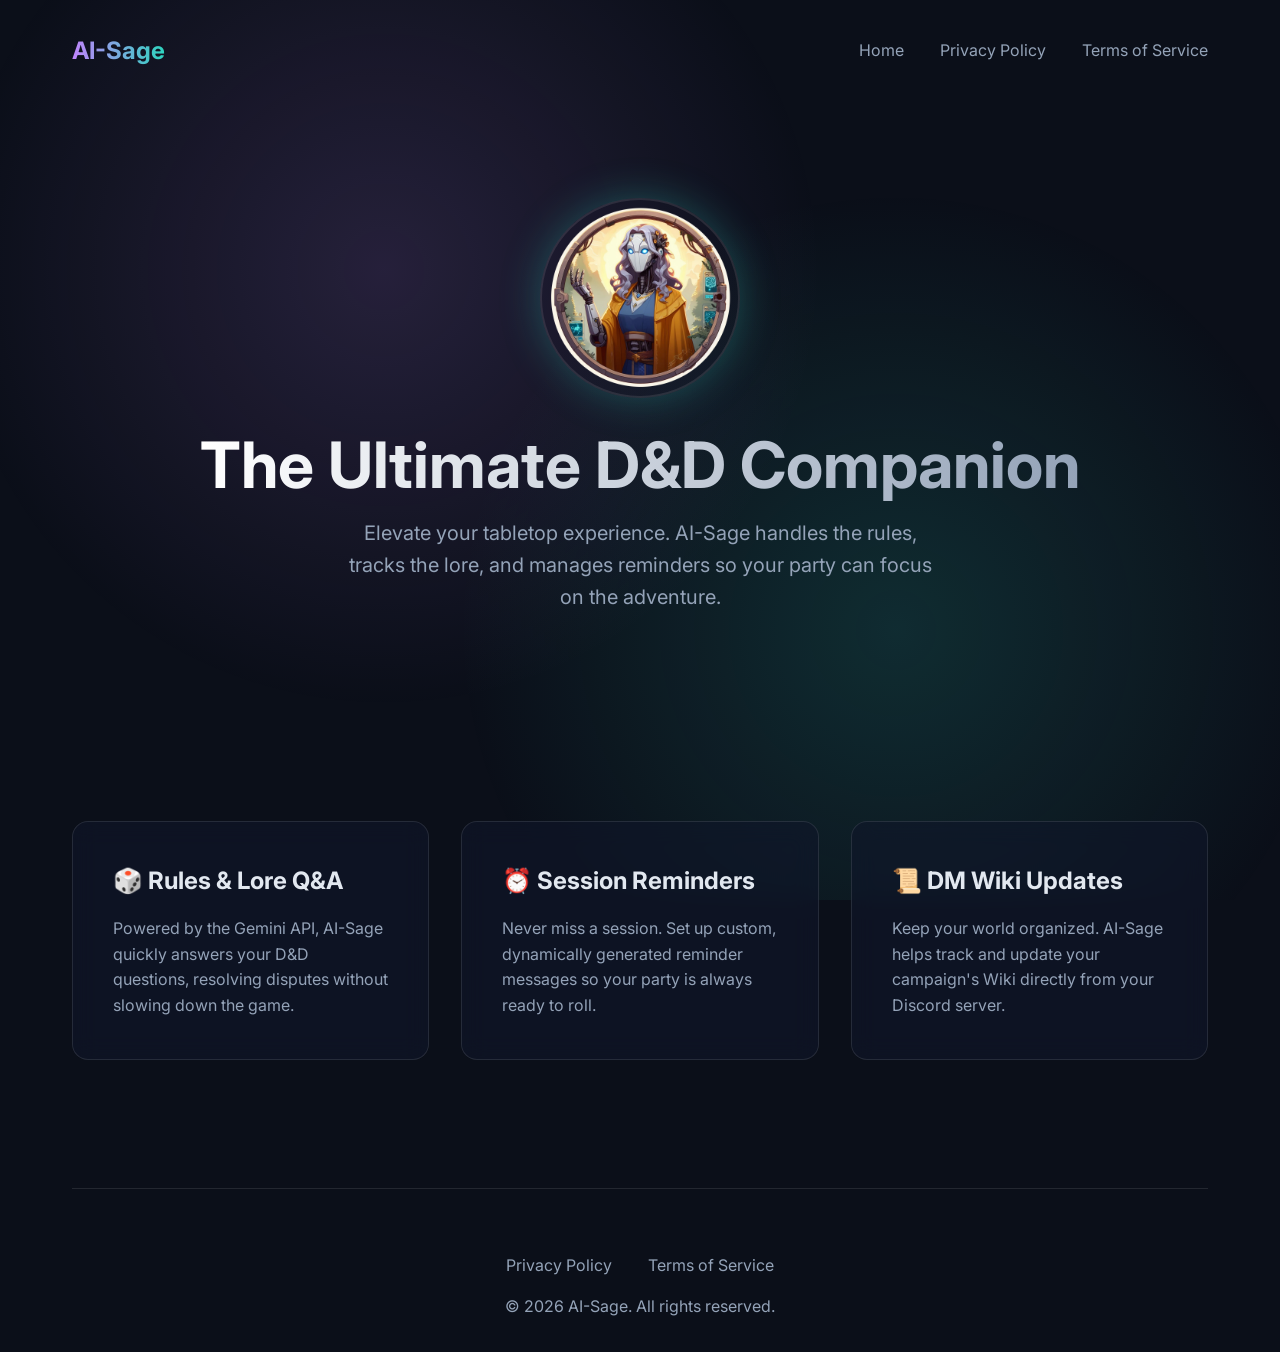
<file: index.html>
<!DOCTYPE html>
<html lang="en">
<head>
    <meta charset="UTF-8">
    <meta name="viewport" content="width=device-width, initial-scale=1.0">
    <title>AI-Sage | Your D&D Companion</title>
    <meta name="description" content="AI-Sage is an advanced Dungeons & Dragons Discord bot that helps with lore, rules, reminders, and DM Wiki updates.">
    <link href="https://fonts.googleapis.com/css2?family=Inter:wght@400;500;600;700&display=swap" rel="stylesheet">
    <link rel="icon" type="image/png" href="assets/sage.png">
    <link rel="stylesheet" href="styles.css">
</head>
<body>
    <div class="bg-glow"></div>
    <div class="container">
        <header>
            <a href="index.html" class="logo">AI-Sage</a>
            <nav>
                <a href="index.html">Home</a>
                <a href="privacy.html">Privacy Policy</a>
                <a href="terms.html">Terms of Service</a>
            </nav>
        </header>

        <main>
            <section class="hero fade-in">
                <img src="assets/sage.png" alt="AI-Sage Logo">
                <h1>The Ultimate D&D Companion</h1>
                <p class="subtitle">Elevate your tabletop experience. AI-Sage handles the rules, tracks the lore, and manages reminders so your party can focus on the adventure.</p>
            </section>

            <section class="features">
                <div class="card fade-in">
                    <h3>🎲 Rules & Lore Q&A</h3>
                    <p>Powered by the Gemini API, AI-Sage quickly answers your D&D questions, resolving disputes without slowing down the game.</p>
                </div>
                <div class="card fade-in">
                    <h3>⏰ Session Reminders</h3>
                    <p>Never miss a session. Set up custom, dynamically generated reminder messages so your party is always ready to roll.</p>
                </div>
                <div class="card fade-in">
                    <h3>📜 DM Wiki Updates</h3>
                    <p>Keep your world organized. AI-Sage helps track and update your campaign's Wiki directly from your Discord server.</p>
                </div>
            </section>
        </main>

        <footer>
            <div style="margin-bottom: 1rem;">
                <a href="privacy.html">Privacy Policy</a>
                <a href="terms.html">Terms of Service</a>
            </div>
            <p>&copy; 2026 AI-Sage. All rights reserved.</p>
        </footer>
    </div>
    <script src="script.js"></script>
</body>
</html>
</file>
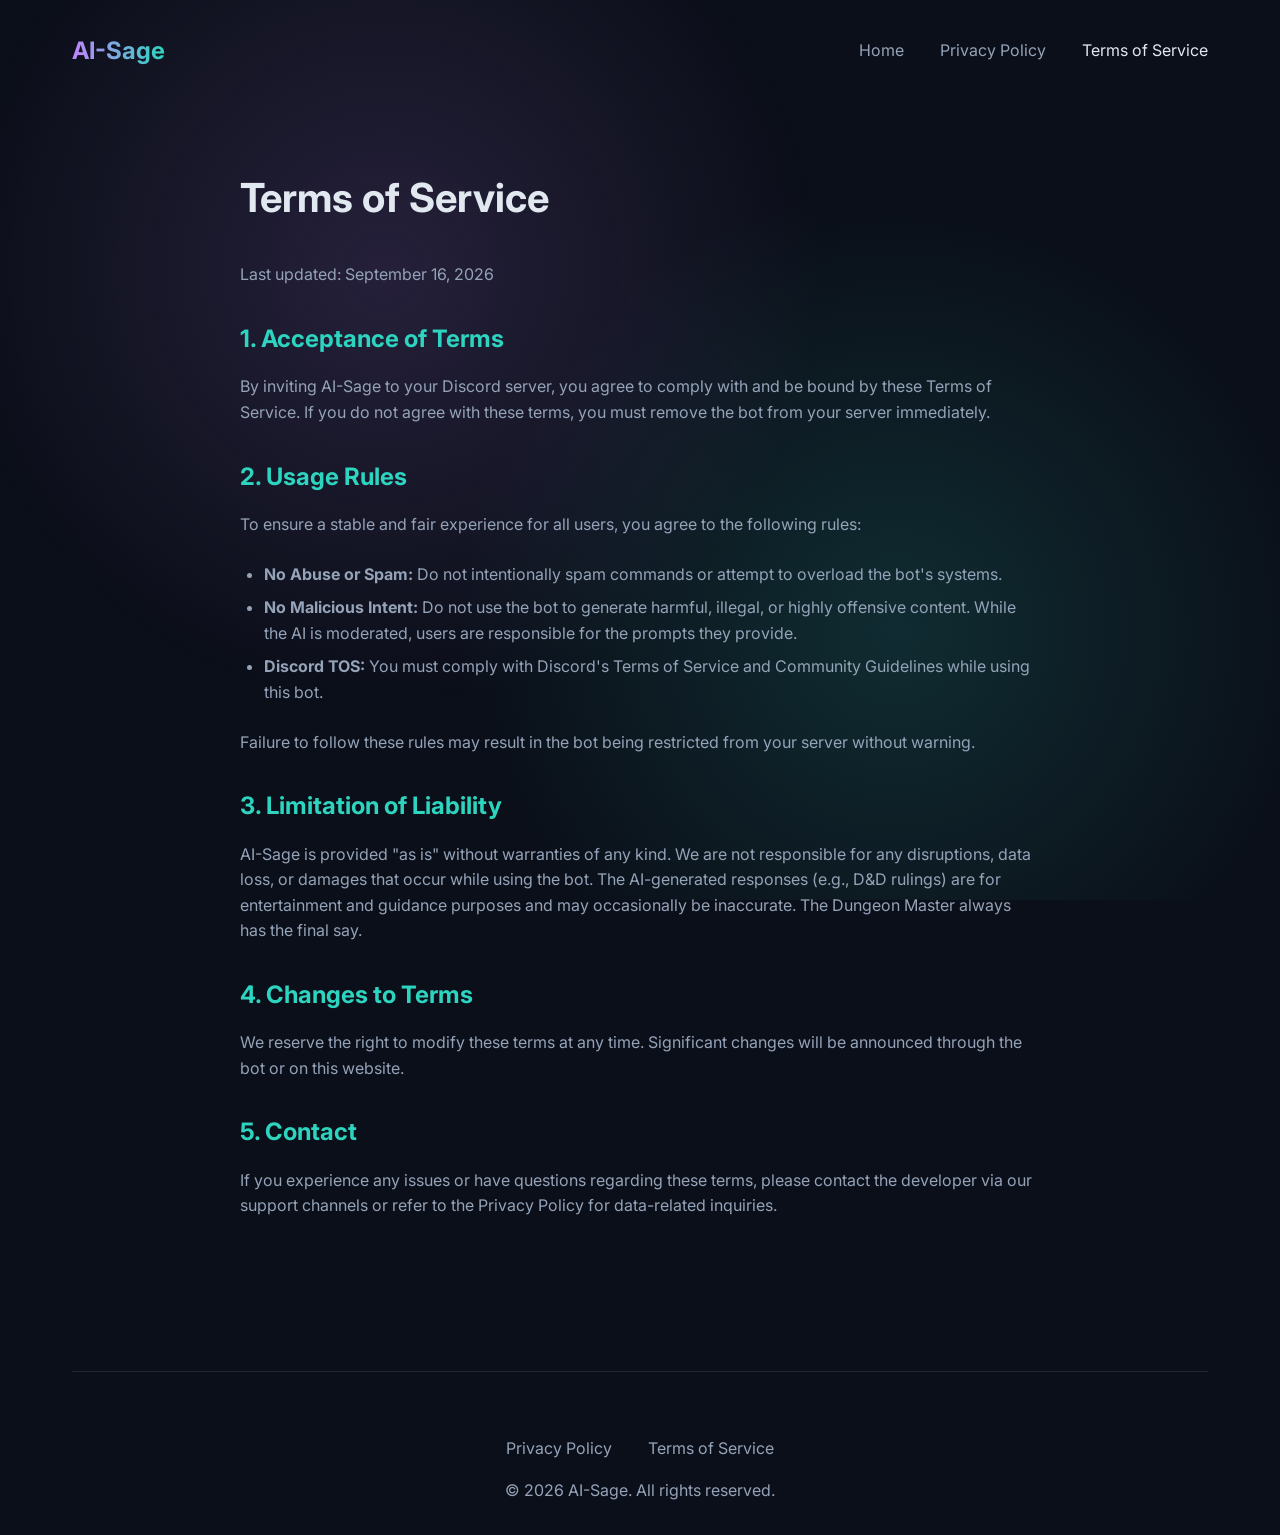
<file: terms.html>
<!DOCTYPE html>
<html lang="en">
<head>
    <meta charset="UTF-8">
    <meta name="viewport" content="width=device-width, initial-scale=1.0">
    <title>Terms of Service - AI-Sage</title>
    <meta name="description" content="Terms of Service for the AI-Sage Discord bot.">
    <link href="https://fonts.googleapis.com/css2?family=Inter:wght@400;500;600;700&display=swap" rel="stylesheet">
    <link rel="icon" type="image/png" href="assets/sage.png">
    <link rel="stylesheet" href="styles.css">
</head>
<body>
    <div class="bg-glow"></div>
    <div class="container">
        <header>
            <a href="index.html" class="logo">AI-Sage</a>
            <nav>
                <a href="index.html">Home</a>
                <a href="privacy.html">Privacy Policy</a>
                <a href="terms.html" style="color: var(--text-primary);">Terms of Service</a>
            </nav>
        </header>

        <main class="content-page fade-in">
            <h2>Terms of Service</h2>
            <p>Last updated: September 16, 2026</p>

            <h3>1. Acceptance of Terms</h3>
            <p>By inviting AI-Sage to your Discord server, you agree to comply with and be bound by these Terms of Service. If you do not agree with these terms, you must remove the bot from your server immediately.</p>

            <h3>2. Usage Rules</h3>
            <p>To ensure a stable and fair experience for all users, you agree to the following rules:</p>
            <ul>
                <li><strong>No Abuse or Spam:</strong> Do not intentionally spam commands or attempt to overload the bot's systems.</li>
                <li><strong>No Malicious Intent:</strong> Do not use the bot to generate harmful, illegal, or highly offensive content. While the AI is moderated, users are responsible for the prompts they provide.</li>
                <li><strong>Discord TOS:</strong> You must comply with Discord's Terms of Service and Community Guidelines while using this bot.</li>
            </ul>
            <p>Failure to follow these rules may result in the bot being restricted from your server without warning.</p>

            <h3>3. Limitation of Liability</h3>
            <p>AI-Sage is provided "as is" without warranties of any kind. We are not responsible for any disruptions, data loss, or damages that occur while using the bot. The AI-generated responses (e.g., D&D rulings) are for entertainment and guidance purposes and may occasionally be inaccurate. The Dungeon Master always has the final say.</p>

            <h3>4. Changes to Terms</h3>
            <p>We reserve the right to modify these terms at any time. Significant changes will be announced through the bot or on this website.</p>

            <h3>5. Contact</h3>
            <p>If you experience any issues or have questions regarding these terms, please contact the developer via our support channels or refer to the Privacy Policy for data-related inquiries.</p>
        </main>

        <footer>
            <div style="margin-bottom: 1rem;">
                <a href="privacy.html">Privacy Policy</a>
                <a href="terms.html">Terms of Service</a>
            </div>
            <p>&copy; 2026 AI-Sage. All rights reserved.</p>
        </footer>
    </div>
    <script src="script.js"></script>
</body>
</html>
</file>
<file: styles.css>
:root {
  --bg-color: #0b0f19;
  --text-primary: #e2e8f0;
  --text-secondary: #94a3b8;
  --accent-teal: #2dd4bf;
  --accent-purple: #c084fc;
  --glass-bg: rgba(15, 23, 42, 0.6);
  --glass-border: rgba(255, 255, 255, 0.1);
  --font-main: 'Inter', system-ui, sans-serif;
}

* {
  margin: 0;
  padding: 0;
  box-sizing: border-box;
}

body {
  font-family: var(--font-main);
  background-color: var(--bg-color);
  color: var(--text-primary);
  line-height: 1.6;
  overflow-x: hidden;
}

/* Gradients & Glows */
.bg-glow {
  position: fixed;
  top: 50%;
  left: 50%;
  transform: translate(-50%, -50%);
  width: 100vw;
  height: 100vh;
  background: radial-gradient(circle at 30% 30%, rgba(192, 132, 252, 0.15) 0%, transparent 40%),
              radial-gradient(circle at 70% 70%, rgba(45, 212, 191, 0.15) 0%, transparent 40%);
  z-index: -1;
  pointer-events: none;
}

/* Layout */
.container {
  max-width: 1200px;
  margin: 0 auto;
  padding: 0 2rem;
}

header {
  padding: 2rem 0;
  display: flex;
  justify-content: space-between;
  align-items: center;
}

.logo {
  font-size: 1.5rem;
  font-weight: 700;
  background: linear-gradient(to right, var(--accent-purple), var(--accent-teal));
  -webkit-background-clip: text;
  color: transparent;
  text-decoration: none;
}

nav a {
  color: var(--text-secondary);
  text-decoration: none;
  margin-left: 2rem;
  transition: color 0.3s;
}

nav a:hover {
  color: var(--text-primary);
}

/* Hero */
.hero {
  display: flex;
  flex-direction: column;
  align-items: center;
  text-align: center;
  padding: 6rem 0;
}

.hero img {
  width: 200px;
  height: 200px;
  border-radius: 50%;
  border: 2px solid var(--glass-border);
  box-shadow: 0 0 40px rgba(45, 212, 191, 0.3);
  margin-bottom: 2rem;
  animation: float 6s ease-in-out infinite;
}

h1 {
  font-size: 4rem;
  margin-bottom: 1rem;
  background: linear-gradient(to right, #fff, #94a3b8);
  -webkit-background-clip: text;
  color: transparent;
  line-height: 1.1;
}

.subtitle {
  font-size: 1.25rem;
  color: var(--text-secondary);
  max-width: 600px;
  margin-bottom: 3rem;
}

/* Button */
.btn {
  display: inline-block;
  padding: 1rem 2rem;
  font-size: 1.1rem;
  font-weight: 600;
  color: var(--bg-color);
  background: linear-gradient(to right, var(--accent-teal), var(--accent-purple));
  border-radius: 9999px;
  text-decoration: none;
  transition: transform 0.3s, box-shadow 0.3s;
  border: none;
  cursor: pointer;
}

.btn:hover {
  transform: translateY(-2px);
  box-shadow: 0 10px 20px rgba(192, 132, 252, 0.3);
}

.btn:disabled {
  opacity: 0.7;
  cursor: not-allowed;
  transform: none;
}

/* Glassmorphism Cards */
.features {
  display: grid;
  grid-template-columns: repeat(auto-fit, minmax(300px, 1fr));
  gap: 2rem;
  padding: 4rem 0;
}

.card {
  background: var(--glass-bg);
  backdrop-filter: blur(12px);
  -webkit-backdrop-filter: blur(12px);
  border: 1px solid var(--glass-border);
  border-radius: 1rem;
  padding: 2.5rem;
  transition: transform 0.3s, border-color 0.3s;
}

.card:hover {
  transform: translateY(-5px);
  border-color: rgba(45, 212, 191, 0.4);
}

.card h3 {
  font-size: 1.5rem;
  margin-bottom: 1rem;
  color: var(--text-primary);
}

.card p {
  color: var(--text-secondary);
}

/* Content Pages */
.content-page {
  padding: 4rem 0;
  max-width: 800px;
  margin: 0 auto;
}

.content-page h2 {
  font-size: 2.5rem;
  margin-bottom: 2rem;
  color: var(--text-primary);
}

.content-page h3 {
  font-size: 1.5rem;
  margin: 2rem 0 1rem;
  color: var(--accent-teal);
}

.content-page p, .content-page ul {
  margin-bottom: 1.5rem;
  color: var(--text-secondary);
}

.content-page ul {
  padding-left: 1.5rem;
}

.content-page li {
  margin-bottom: 0.5rem;
}

/* Forms */
form {
  background: var(--glass-bg);
  backdrop-filter: blur(12px);
  border: 1px solid var(--glass-border);
  border-radius: 1rem;
  padding: 2.5rem;
  margin-top: 2rem;
  display: flex;
  flex-direction: column;
  gap: 1.5rem;
}

.form-group {
  display: flex;
  flex-direction: column;
  gap: 0.5rem;
}

label {
  font-weight: 500;
  color: var(--text-primary);
}

input, textarea {
  width: 100%;
  padding: 1rem;
  background: rgba(0, 0, 0, 0.2);
  border: 1px solid var(--glass-border);
  border-radius: 0.5rem;
  color: var(--text-primary);
  font-family: var(--font-main);
  transition: border-color 0.3s, outline 0.3s;
}

input:focus, textarea:focus {
  outline: none;
  border-color: var(--accent-teal);
}

textarea {
  min-height: 150px;
  resize: vertical;
}

input[type="file"] {
  background: transparent;
  border: none;
  padding: 0;
}

input[type="file"]::file-selector-button {
  padding: 0.5rem 1rem;
  background: rgba(255, 255, 255, 0.1);
  color: var(--text-primary);
  border: 1px solid var(--glass-border);
  border-radius: 0.25rem;
  cursor: pointer;
  margin-right: 1rem;
  transition: background 0.3s;
}

input[type="file"]::file-selector-button:hover {
  background: rgba(255, 255, 255, 0.2);
}

/* Formspree states */
input[data-fs-error], textarea[data-fs-error] {
  border-color: #ef4444;
}

[data-fs-error] {
  color: #ef4444;
  font-size: 0.875rem;
}

[data-fs-success] {
  padding: 1rem;
  background: rgba(45, 212, 191, 0.1);
  border: 1px solid var(--accent-teal);
  color: var(--accent-teal);
  border-radius: 0.5rem;
  margin-bottom: 1.5rem;
  display: none;
}

/* Footer */
footer {
  text-align: center;
  padding: 4rem 0 2rem;
  color: var(--text-secondary);
  border-top: 1px solid var(--glass-border);
  margin-top: 4rem;
}

footer a {
  color: var(--text-secondary);
  text-decoration: none;
  margin: 0 1rem;
  transition: color 0.3s;
}

footer a:hover {
  color: var(--text-primary);
}

/* Animations */
@keyframes float {
  0% { transform: translateY(0px); }
  50% { transform: translateY(-20px); }
  100% { transform: translateY(0px); }
}

.fade-in {
  opacity: 0;
  transform: translateY(20px);
  transition: opacity 0.6s ease-out, transform 0.6s ease-out;
}

.fade-in.visible {
  opacity: 1;
  transform: translateY(0);
}

/* Responsive */
@media (max-width: 768px) {
  h1 {
    font-size: 3rem;
  }
  .features {
    grid-template-columns: 1fr;
  }
}
</file>
